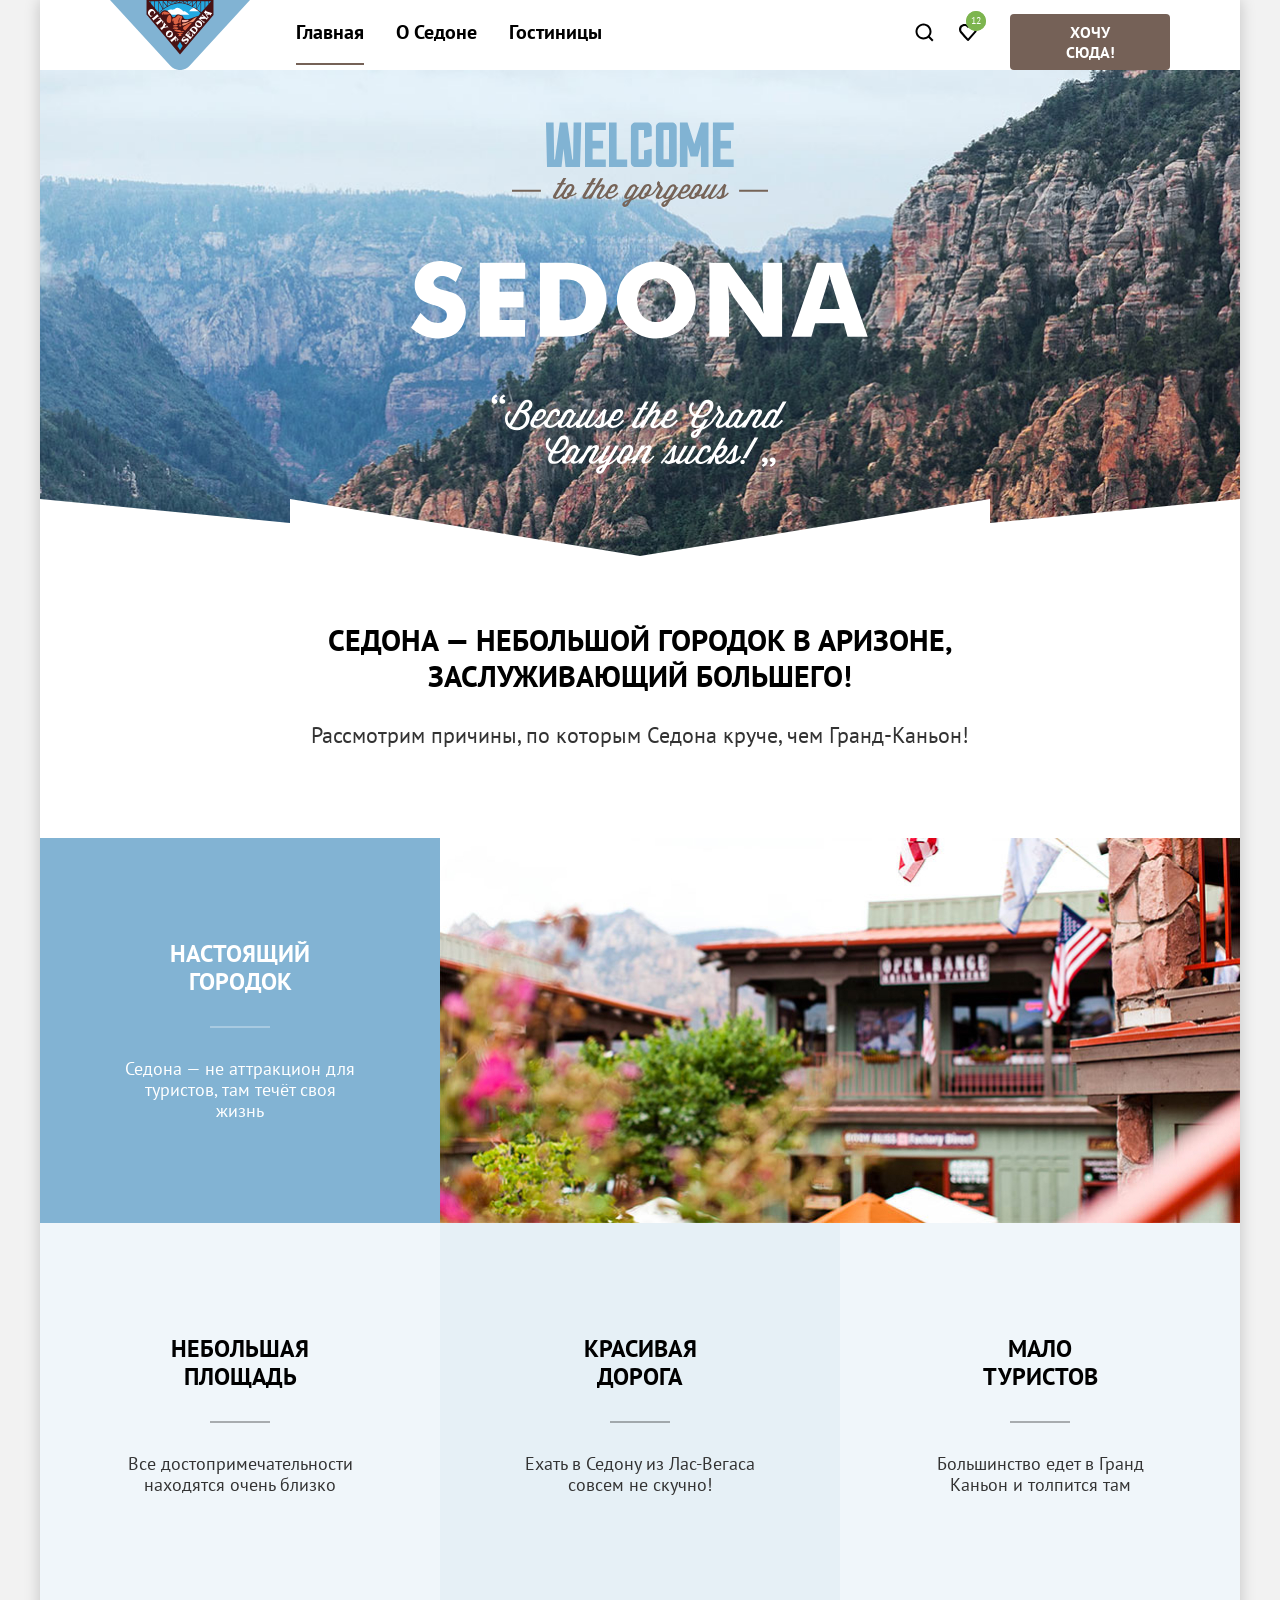
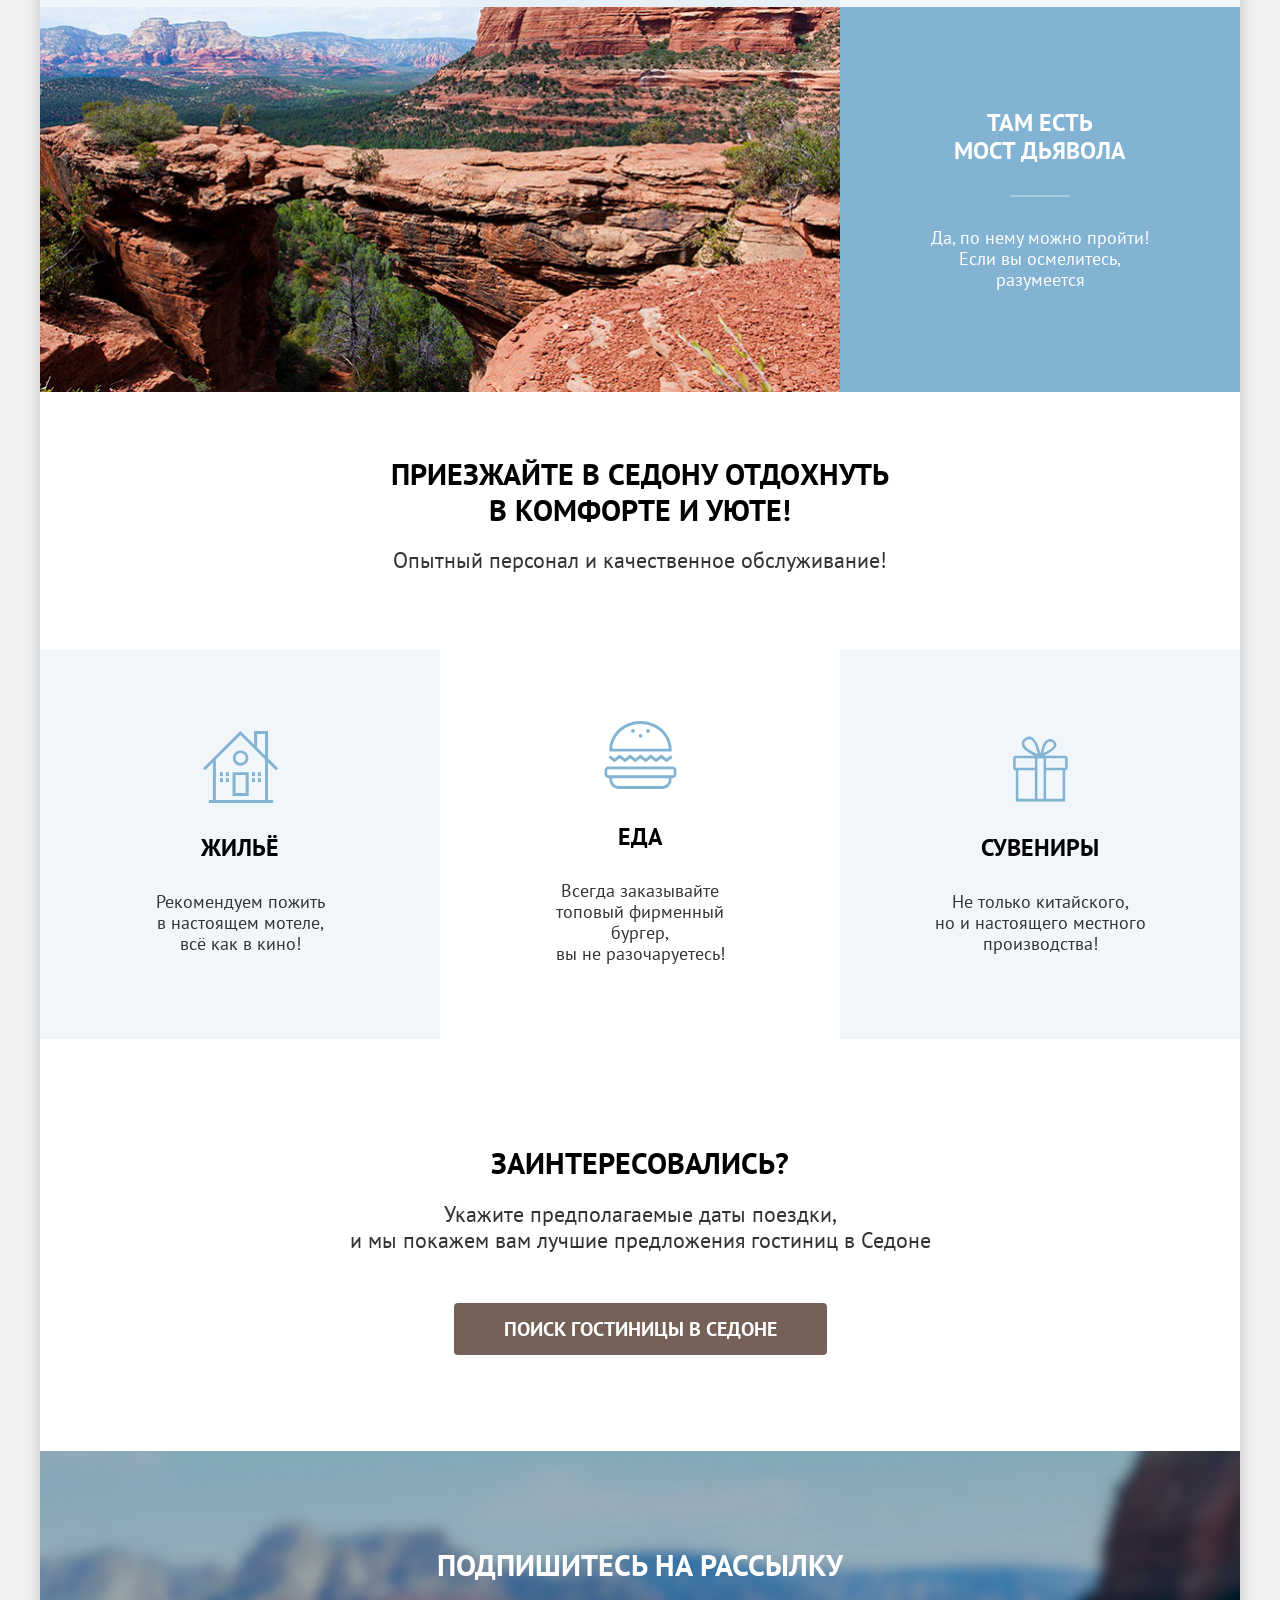
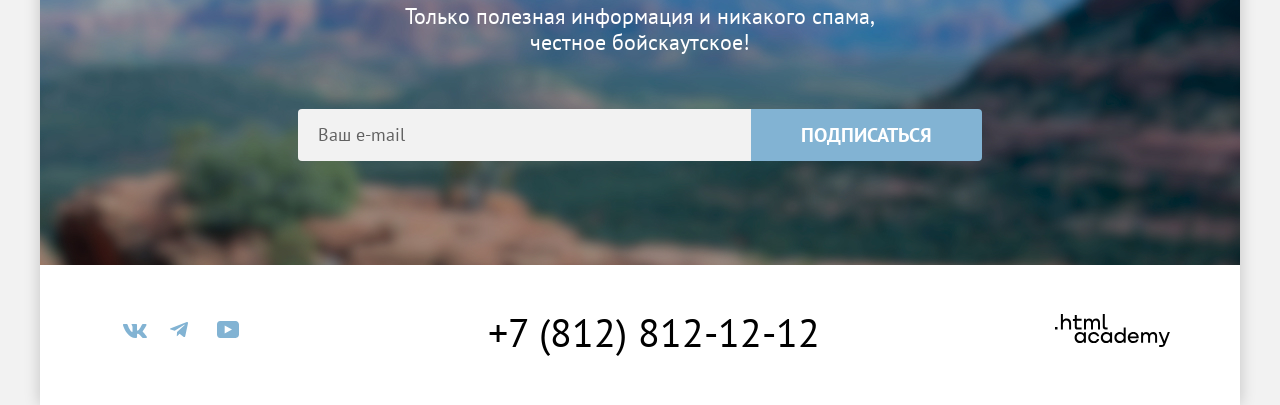
<file: index.html>
<!doctype html>
<html lang="ru">
  <head>
    <meta charset="utf-8" />
    <title>HTML Academy: Седона</title>
    <link rel="stylesheet" href="./styles/styles.css" />
    <link rel="icon" href="favicon.ico" sizes="32x32" />
    <link rel="icon" href="images/favicon.png" type="image/png" />
  </head>

  <body>
    <div class="page-container">
      <header class="page-header coll" data-test="header">
        <nav class="navigation">
          <a class="header-logo" href="index.html">
            <img class="header-logo-pic" src="images/logo/logo-sedona.svg" alt="Логотип Седона" width="138" height="64"></a>

          <ul class="navigation-list">
            <li class="navigation-item">
              <a class="navigation-link navigation-link-after" href="index.html"
                >Главная</a
              >
            </li>
            <li class="navigation-item">
              <a class="navigation-link" href="#">О Седоне</a>
            </li>
            <li class="navigation-item">
              <a class="navigation-link" href="catalog.html">Гостиницы</a>
            </li>
          </ul>
          <ul class="navigation-list navigation-user">
            <li>
              <a class="nav navigation-item-search" href="#">
                <span class="visually-hidden">Поиск</span>
              </a>
            </li>
            <li>
              <a class="nav navigation-item-favorite" href="#">
                <span class="navigation-number">12</span>
                <span class="visually-hidden">Избранное</span>
                <span class="visually-hidden">отелей</span>
              </a>
            </li>
          </ul>
        </nav>
        <a class="navigation-button" href="#">Хочу сюда!</a>
      </header>

      <!-- ГЛАВНАЯ-->
      <main class="main-index main-container" data-test="main">
        <section class="sedona-city">
          <h1 class="visually-hidden">Сайт города Седона</h1>
          <img class="background-text" src="images/icon/sedona-title.svg" width="458" height="352" alt="Welcome to the gorgeous Sedona, because the Grand Canyon sucks!"/>
        </section>

        <section class="advantages" data-test="advantages">
          <h2 class="visually-hidden">Преимущества</h2>
          <p class="advantages-title">
            Седона — небольшой городок в Аризоне,<br />
            заслуживающий большего!
          </p>
          <p class="advantages-text">
            Рассмотрим причины, по которым Седона круче, чем Гранд-Каньон!
          </p>
          <ul class="advantages-list">
            <li class="advantages-item">
              <div class="advantages-wrapper">
                <h3 class="advantages-title-sedona">Настоящий городок</h3>
                <p class="advantages-description-title">
                  Седона — не аттракцион для туристов, там течёт своя жизнь
                </p>
              </div>
              <img
                class="advantages-picture" src="images/sedona-1.jpg" width="800" height="385" alt="часть города Седона">
            </li>

            <li class="advantages-item-sedona">
              <h3 class="advantages-sedona"> Небольшая <br>площадь </h3>
              <p class="advantages-description">
                Все достопримечательности<br />находятся очень близко
              </p>
            </li>
            <li class="advantages-item-sedona">
              <h3 class="advantages-sedona">Красивая<br />дорога</h3>
              <p class="advantages-description">
                Ехать в Седону из Лас-Вегаса<br />совсем не скучно!
              </p>
            </li>

            <li class="advantages-item-sedona">
              <h3 class="advantages-sedona">Мало<br />туристов</h3>
              <p class="advantages-description">
                Большинство едет в Гранд<br />Каньон и толпится там
              </p>
            </li>

            <li class="advantages-item">
              <img
                class="advantages-picture" src="images/sedona-2.jpg" alt="фото каньона" width="800" height="385">

              <div class="advantages-wrapper">
                <h3 class="advantages-title-sedona">
                  Там есть<br>мост дьявола
                </h3>
                <p class="advantages-description-title">
                  Да, по нему можно пройти!<br>Если вы осмелитесь,<br>разумеется
                </p>
              </div>
            </li>
          </ul>
        </section>
        <section class="service" data-test="service">
          <h2 class="visually-hidden">Сервис в Седоне</h2>
          <p class= "title-call"> Приезжайте в Седону отдохнуть в комфорте и уюте!</p>
          <p class="description-call">
            Опытный персонал и качественное обслуживание!
          </p>
          <ul class="recommend-list">
            <li class="recommend-item recommend-home">
              <h3 class="recommend-item-list">Жильё</h3>
              <p class="recommend-list-list">
                Рекомендуем пожить<br />в настоящем мотеле,<br />всё как в кино!
              </p>
            </li>
            <li class="recommend-item item recommend-food">
              <h3 class="recommend-item-list">Еда</h3>
              <p class="recommend-list-list">
                Всегда заказывайте<br />топовый фирменный бургер,<br />
                вы не разочаруетесь!
              </p>
            </li>
            <li class="recommend-item recommend-gift">
              <h3 class="recommend-item-list">Сувениры</h3>
              <p class="recommend-list-list">
                Не только китайского,<br />
                но и настоящего местного<br />
                производства!
              </p>
            </li>
          </ul>
        </section>
        <section class="interested coll" data-test="interested">
          <h2 class="interested-title">Заинтересовались?</h2>
          <p class="interested-text">
            Укажите предполагаемые даты поездки,<br />и мы покажем вам лучшие
            предложения гостиниц в Седоне
          </p>
          <button
            class="button button-search"
            type="button"
            onclick="window.modal.showModal()"
          >
            Поиск гостиницы в Седоне
          </button>
        </section>

        <section class="section-mail section-mail-index" data-test="mail">
          <h2 class="mail-title">Подпишитесь на рассылку</h2>
          <p class="mail-text mail-text-index">
            Только полезная информация и никакого спама,<br />честное
            бойскаутское!
          </p>
          <form
            class="subscribe-mail"
            action="https://echo.htmlacademy.ru/"
            method="post"
          >
            <label class="visually-hidden" for="newsletter-email"
              >Введите ваш e-mail</label
            >
            <input
              class="field-email"
              placeholder="Ваш e-mail"
              type="email"
              name="newsletter-email"
              id="newsletter-email"
              required
            />
            <button class="button newsletter-button" type="submit">
              Подписаться
            </button>
          </form>
        </section>
      </main>

      <!-- ПОДВАЛ-->
<footer class="page-footer coll" data-test="footer">
        <ul class="footer-social-list">
          <li class="footer-social-item">
            <a
              class="social-footer social-footer-vk"
              href="https://vk.com/htmlacademy"
            >
              <svg
                xmlns="http://www.w3.org/2000/svg"
                aria-hidden="true"
                focusable="false"
                width="24"
                height="14"
                viewBox="0 0 24 14"
              >
                <path
                  fill-rule="evenodd"
                  d="M23.45.95c.17-.55 0-.95-.8-.95h-2.62c-.67 0-.98.35-1.14.73 0 0-1.34 3.2-3.23 5.27-.61.6-.89.8-1.22.8-.17 0-.42-.2-.42-.74V.95c0-.66-.18-.95-.74-.95H9.15c-.42 0-.67.3-.67.6 0 .61.95.76 1.05 2.5v3.8c0 .84-.16.99-.5.99-.88 0-3.05-3.21-4.33-6.89-.25-.71-.5-1-1.17-1H.9C.15 0 0 .35 0 .73c0 .68.89 4.07 4.14 8.55C6.32 12.34 9.38 14 12.16 14c1.67 0 1.88-.37 1.88-1v-2.32c0-.73.16-.88.69-.88.38 0 1.05.2 2.61 1.67C19.11 13.22 19.4 14 20.41 14h2.62c.75 0 1.13-.37.91-1.1-.24-.72-1.09-1.77-2.21-3.02-.62-.7-1.53-1.47-1.81-1.86-.4-.49-.28-.7 0-1.14 0 0 3.2-4.43 3.53-5.93"
                  clip-rule="evenodd"
                />
              </svg>
              <span class="visually-hidden">Мы вконтакте</span>
            </a>
          </li>
          <li class="footer-social-item">
            <a
              class="social-footer social-footer-tg"
              href=" https://t.me/htmlacademy"
            >
              <svg
                xmlns="http://www.w3.org/2000/svg"
                aria-hidden="true"
                focusable="false"
                width="18"
                height="16"
                viewBox="0 0 18 16"
              >
                <path
                  d="M16.79.1.84 6.25c-1.09.43-1.08 1.04-.2 1.31l4.1 1.28 9.47-5.98c.44-.27.85-.12.52.18L7.05 9.96l-.28 4.22c.41 0 .6-.19.83-.41l1.99-1.93 4.13 3.05c.77.42 1.31.2 1.5-.7l2.72-12.8c.28-1.12-.43-1.62-1.16-1.3"
                />
              </svg>
              <span class="visually-hidden">Мы в телеграм</span>
            </a>
          </li>
          <li class="footer-social_item">
            <a
              class="social-footer social-footer-yt"
              href=" https://www.youtube.com/channel/UChUxTMjJGo-JDRY8pNTGL2g"
            >
              <svg
                xmlns="http://www.w3.org/2000/svg"
                aria-hidden="true"
                focusable="false"
                width="22"
                height="17"
                viewBox="0 0 22 17"
              >
                <path
                  d="M18.6 0H3.18C1.31 0 0 1.6 0 3.4v10.1C0 15.4 1.31 17 3.17 17h15.66c1.64 0 3.17-1.6 3.17-3.4V3.4C21.78 1.6 20.47 0 18.6 0M7.67 12.54V4.46L15 8.5z"
                />
              </svg>
              <span class="visually-hidden">Мы на Ютуб</span>
            </a>
          </li>
        </ul>
        <div class="phone-wrapper">
        <a class="phone-number" href="tel:+78128121212">+7 (812) 812-12-12</a>
        </div>
        <a class="page-footer-link" href="https://htmlacademy.ru/intensive/htmlcss">
          <svg xmlns="http://www.w3.org/2000/svg" role="img" aria-label="Логотип html-academy" width="115" height="33" viewBox="0 0 115 33">
            <path d="M0 12.9v2.6h2.5v-2.6zM11.6 4.5c-1.6 0-2.8.7-3.6 1.7h-.1V0h-2v15.5h2v-5.3c0-2.1 1.3-3.6 3.3-3.6 1.8 0 2.9 1.4 2.9 3.2v5.7h2V9.4c.1-3-1.8-4.9-4.5-4.9M26.6 4.8h-4.8V1.1h-2v3.8h-1.9v2h1.9v6c0 1.7 1 2.7 2.7 2.7h4.1v-2h-3.7c-.7 0-1.1-.4-1.1-1.1V6.8h4.8zM41.1 4.6c-1.6 0-2.9.8-3.5 2.1h-.1c-.6-1.2-1.8-2.1-3.4-2.1-1.4 0-2.5.8-3.1 1.8h-.1V4.8H29v10.6h2V10c0-2 1-3.5 2.6-3.5 1.5 0 2.4 1 2.4 2.6v6.3h2V9.8c0-2.4 1.4-3.3 2.6-3.3 1.5 0 2.4 1 2.4 2.6v6.3h2V8.9c.1-2.5-1.4-4.3-3.9-4.3M47.8 12.7c0 1.7 1 2.7 2.8 2.7h2v-2h-1.7c-.7 0-1.1-.4-1.1-1.1V0h-2zM28.9 19.7c-.9-1.1-2.2-1.8-3.9-1.8-3.1 0-5.4 2.3-5.4 5.6s2.3 5.6 5.4 5.6c1.8 0 3-.8 3.8-1.9h.1v1.6h2V18.2h-2zm-3.6 7.4c-2.2 0-3.6-1.6-3.6-3.6s1.4-3.6 3.6-3.6 3.6 1.6 3.6 3.6c0 1.9-1.4 3.6-3.6 3.6M44.2 22c-.5-2.4-2.6-4.1-5.4-4.1a5.4 5.4 0 0 0-5.6 5.6c0 3.1 2.2 5.6 5.6 5.6 2.8 0 4.9-1.8 5.4-4.2h-2.1a3.4 3.4 0 0 1-3.3 2.3c-2.2 0-3.6-1.6-3.6-3.6s1.4-3.6 3.6-3.6c1.6 0 2.8 1 3.3 2.2h2.1zM55.1 19.7c-.9-1.1-2.2-1.8-3.9-1.8-3.1 0-5.4 2.3-5.4 5.6s2.3 5.6 5.4 5.6c1.8 0 3-.8 3.8-1.9h.1v1.6h2V18.2h-2zm-3.6 7.4c-2.2 0-3.6-1.6-3.6-3.6s1.4-3.6 3.6-3.6 3.6 1.6 3.6 3.6c0 1.9-1.5 3.6-3.6 3.6M68.7 19.8c-.9-1.1-2.2-1.9-3.9-1.9-3.1 0-5.4 2.3-5.4 5.6s2.2 5.6 5.4 5.6c1.7 0 3-.8 3.8-1.8h.1v1.5h2V13.4h-2zm-3.6 7.3c-2.2 0-3.6-1.6-3.6-3.6s1.4-3.6 3.6-3.6 3.6 1.6 3.6 3.6c-.1 2-1.5 3.6-3.6 3.6M78.3 17.9c-3.3 0-5.5 2.5-5.5 5.6 0 3 2.1 5.6 5.5 5.6 2.5 0 4.5-1.3 5.2-3.6h-2.1c-.5 1-1.6 1.6-3 1.6-1.9 0-3.3-1.3-3.4-2.9h8.8c.2-3.6-2-6.3-5.5-6.3m0 1.9c1.7 0 3 1 3.3 2.6h-6.5c.3-1.5 1.5-2.6 3.2-2.6M98.2 17.9c-1.6 0-2.9.8-3.6 2h-.1c-.6-1.2-1.8-2-3.4-2-1.4 0-2.5.7-3.1 1.8v-1.5h-1.9v10.6h2v-5.4c0-2 1-3.4 2.6-3.5 1.5 0 2.4 1 2.4 2.6v6.3h2v-5.6c0-2.4 1.4-3.3 2.6-3.3 1.5 0 2.4 1 2.4 2.6v6.3h2v-6.5c.1-2.6-1.4-4.4-3.9-4.4M109.4 27l-3.6-8.9h-2.2l4.8 11.6c-.3.9-.7 1.2-1.7 1.2h-2.5v2h2.5c1.8 0 2.8-.8 3.5-2.6l4.7-12.2h-2.1z"/>
          </svg>
        </a>
      </footer>
    </div>
    <!-- Модельное окно -->

    <dialog
      class="modal-dialog"
      data-test="modal"
      id="modal"
      aria-labelledby="modal-name"
    >
      <header class="modal-header">
        <h2 class="modal-title" id="modal-name">Поиск гостинницы в Седоне</h2>
        <button
          class="modal-close-button"
          type="button"
          onclick="window.modal.close()"
        >
          <span class="visually-hidden">Закрыть</span>
        </button>
      </header>

      <form
        class="modal-form form"
        action="https://echo.htmlacademy.ru/"
        method="post"
      >
        <div class="modal-date">
          <label class="modal-label-text" for="check-in-date"
            >Дата заезда:</label
          >
          <input
            class="modal-input modal-input-date"
            type="text"
            id="check-in-date"
            name="check-in-date"
            value="27 апреля 2020"
            placeholder="Укажите дату"
            required
          />
          <p class="message error-message">
            Мы не можем отправить вас в прошлое.
          </p>
        </div>

        <div class="modal-date">
          <label class="modal-label-text" for="check-out-date"
            >Дата выезда:</label
          >
          <input
            class="modal-input modal-input-date"
            type="text"
            id="check-out-date"
            name="check-out-date"
            value="1 сентября 2023"
            placeholder="Укажите дату"
            required
          />
          <p class="message">На эти даты есть свободные номера.Пока есть.</p>
        </div>

        <div class="modal-people">
          <div class="modal-label">
            <label class="modal-label-text modal-text" for="adults-count"
              >Взрослые:</label
            >
            <button
              type="button"
              class="modal-counter-button modal-counter-min"
            >
              <span class="visually-hidden">Уменьшить количество гостей</span>
            </button>
            <input
              class="modal-input modal-input-counter modal-input-people"
              type="number"
              name="adults-count"
              id="adults-count"
              value="2"
              min="1"
              max="99"
              required
            />
            <button
              type="button"
              class="modal-counter-button modal-counter-plus"
            >
              <span class="visually-hidden">Увеличить количество гостей</span>
            </button>
          </div>

          <div class="modal-label modal-kids">
            <label class="modal-label-text text-kids" for="kids-count"
              >Дети:</label
            >
            <div class="modal-label">
              <button
                class="tooltip-button"
                type="button"
                aria-labelledby="tooltip-label"
              ></button>
              <span class="info-text" role="tooltip" id="tooltip-label"
                >Укажите количество детей, которые будут c вами, возраст которых
                от 6 до 18 лет. Дети до 6 лет размещаются бесплатно.</span
              >
            </div>
            <div class="modal-label">
              <button
                type="button"
                class="modal-counter-button modal-counter-min"
              >
                <span class="visually-hidden">Уменьшить количество детей</span>
              </button>
              <input
                class="modal-input modal-input-counter modal-input-people"
                type="number"
                name="kids-count"
                id="kids-count"
                value="2"
                min="0"
                max="99"
                required
              />
              <button
                type="button"
                class="modal-counter-button modal-counter-plus"
              >
                <span class="visually-hidden">Увеличить количество детей</span>
              </button>
            </div>
          </div>
        </div>

        <button class="find-button" type="submit">Найти</button>
      </form>
    </dialog>
  </body>
</html>
</file>
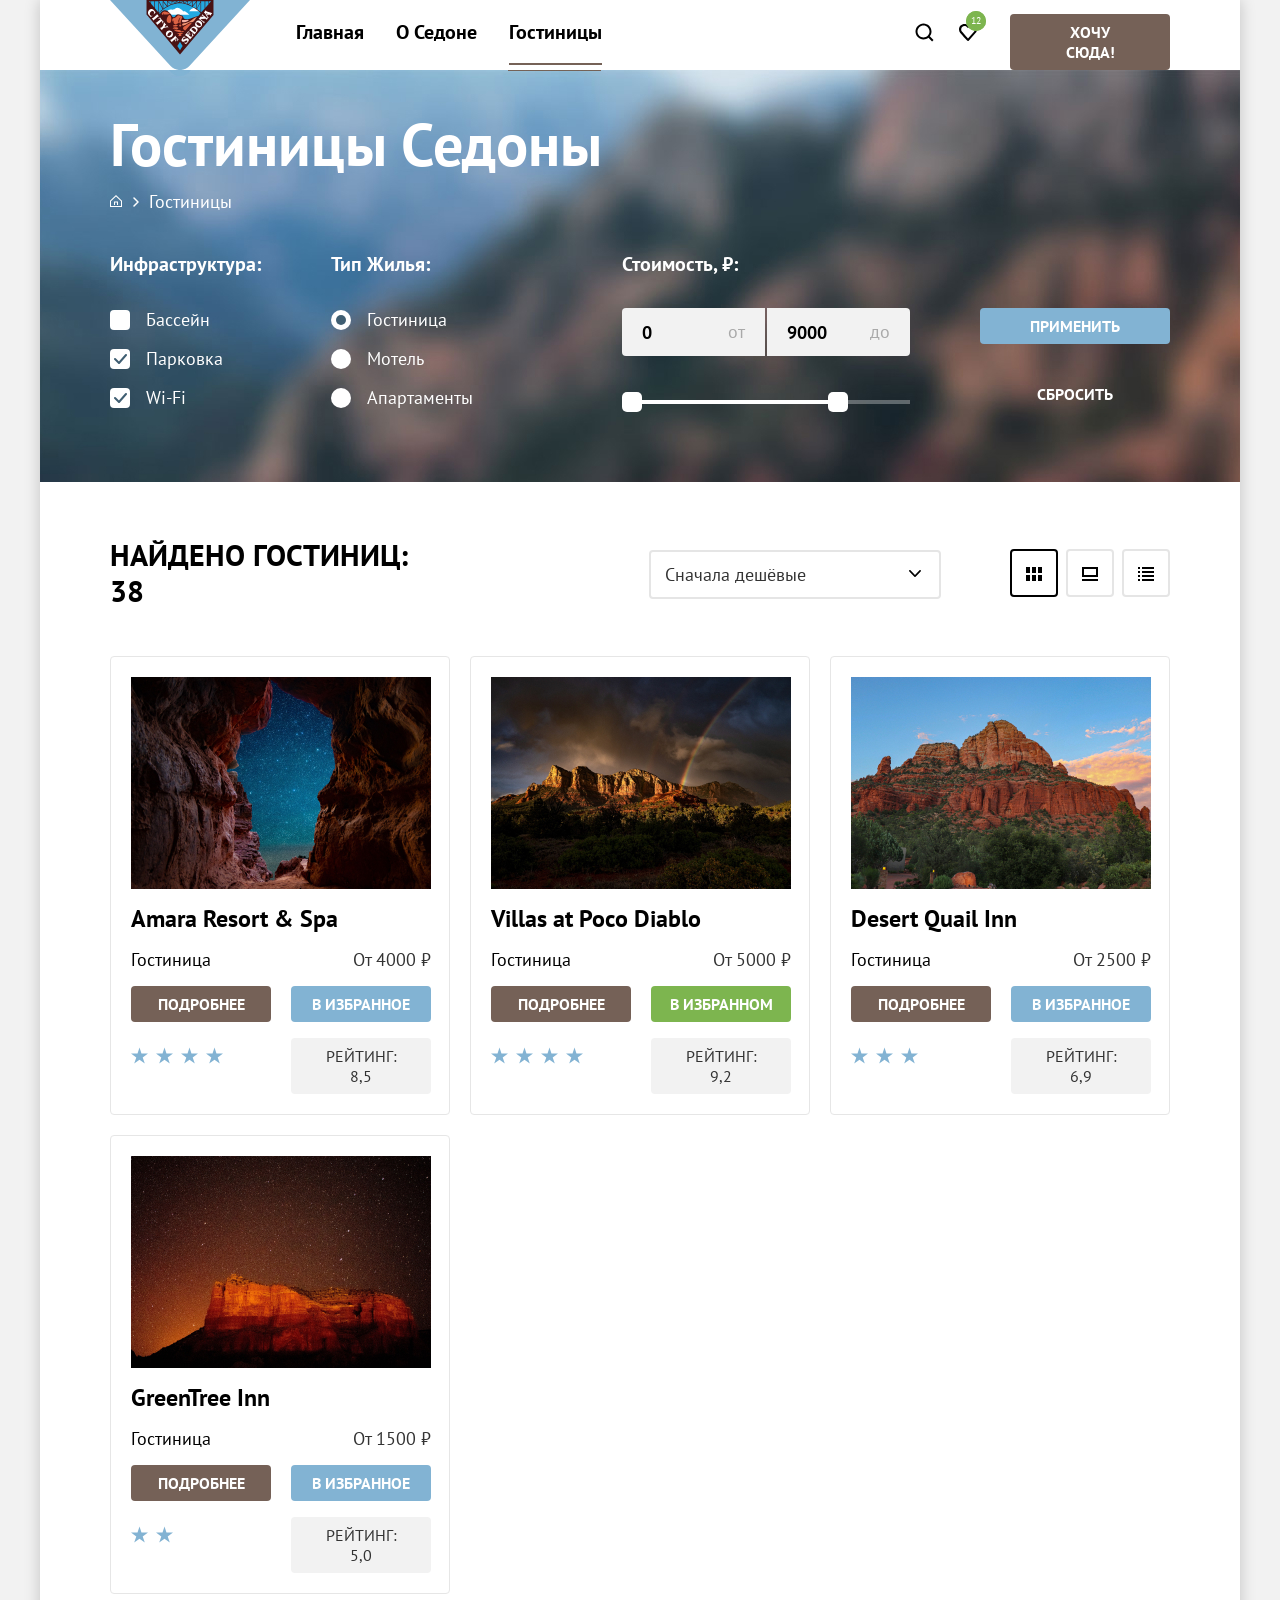
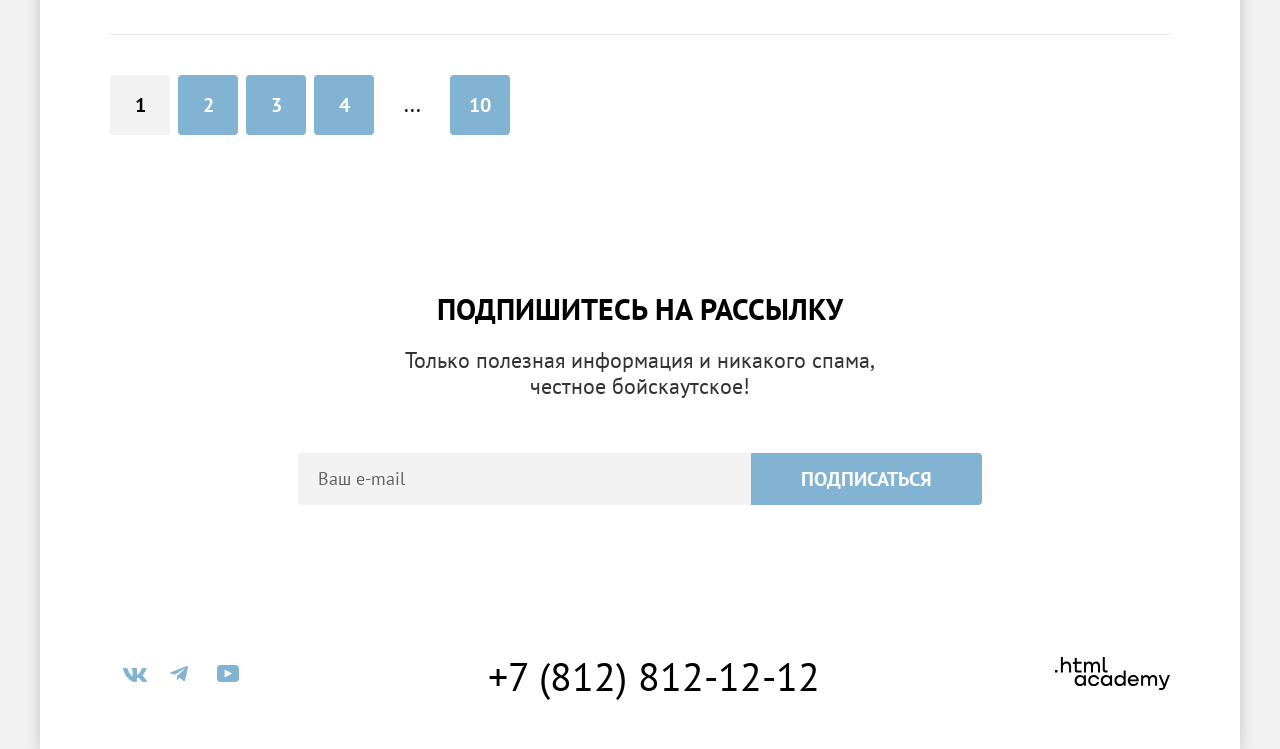
<file: catalog.html>
<!doctype html>
<html lang="ru">
  <head>
    <meta charset="utf-8" />
    <title>HTML Academy: Седона</title>
    <link rel="stylesheet" href="./styles/styles.css" />
    <link rel="icon" href="favicon.ico" sizes="32x32" />
    <link rel="icon" href="images/favicon.png" type="image/png" />
  </head>

  <body>
    <!-- Шапка -->

    <div class="page-container">
      <header class="page-header coll" data-test="header">
        <nav class="navigation">
          <a class="header-logo" href="index.html">
            <img
              class="header-logo-pic"
              src="images/logo/logo-sedona.svg"
              alt="Логотип Седона"
              width="138"
              height="64"
          /></a>
          <ul class="navigation-list">
            <li class="navigation-item">
              <a class="navigation-link" href="index.html">Главная</a>
            </li>
            <li class="navigation-item">
              <a class="navigation-link" href="#">О Седоне</a>
            </li>
            <li class="navigation-item">
              <a
                class="navigation-link navigation-link-after"
                href="catalog.html"
                >Гостиницы</a
              >
            </li>
          </ul>
          <ul class="navigation-list navigation-user">
            <li>
              <a class="nav navigation-item-search" href="#">
                <span class="visually-hidden">Поиск</span>
              </a>
            </li>
            <li>
              <a class="nav navigation-item-favorite" href="#">
                <span class="navigation-number">12</span>
                <span class="visually-hidden">Избранное</span>
                <span class="visually-hidden">отелей</span>
              </a>
            </li>
          </ul>
        </nav>
        <a class="navigation-button" href="#">Хочу сюда!</a>
      </header>
      <main class="main container main-index" data-test="main">
        <div class="page-container-catalog">
          <section class="inner-section">
            <h1 class="inner-header-title">Гостиницы Седоны</h1>
            <ol class="breadcrumbs">
              <li class="breadcrumbs-item">
                <a class="breadcrumbs-link" href="index.html">
                  <span class="visually-hidden">Главная</span>
                </a>
              </li>
              <li class="breadcrumbs-item">
                <a class="breadcrumbs-link-main">Гостиницы</a>
              </li>
            </ol>
          </section>

          <section class="catalog-product-filter" data-test="filter">
            <h2 class="visually-hidden">Параметры выбора</h2>

            <form
              class="catalog-filter"
              action="https://echo.htmlacademy.ru/"
              method="get"
            >
              <fieldset class="catalog-filter-group">
                <legend class="catalog-filter-title">Инфраструктура:</legend>
                <ul class="catalog-products-list catalog-filter-list">
                  <li class="catalog-item">
                    <label class="control" for="pool">Бассейн
                    <input
                      class="input-checkbox"
                      type="checkbox"
                      name="pool"
                      id="pool"></label>

                  </li>
                  <li class="catalog-item">
                    <label class="control" for="parking">Парковка
                    <input
                      class="input-checkbox"
                      type="checkbox"
                      name="parking"
                      id="parking"
                      checked></label>
                  </li>
                  <li class="catalog-item">
                    <label class="control" for="wi-fi">Wi-Fi
                     <input
                      class="input-checkbox"
                      type="checkbox"
                      name="wi-fi"
                      id="wi-fi"
                      checked> </label>
                  </li>
                </ul>
              </fieldset>
              <fieldset class="catalog-filter-group catalog-filter-right">
                <legend class="catalog-filter-title">Тип Жилья:</legend>
                <ul class="catalog-products-list">
                  <li class="catalog-item">
                     <label class="control" for="hotel">Гостиница
                     <input
                      class="input-radio"
                      type="radio"
                      name="booking-type"
                      value="hotel"
                      id="hotel"
                      checked>
</label>
                  </li>
                  <li class="catalog-item">
                    <label class="control" for="motel">Мотель
                    <input
                      class="input-radio"
                      type="radio"
                      name="booking-type"
                      value="motel"
                      id="motel">
</label>
                  </li>
                  <li class="catalog-item">
                     <label class="control" for="appartments">Апартаменты
                     <input
                      class="input-radio"
                      type="radio"
                      name="booking-type"
                      value="appartments"
                      id="appartments"> </label>
                  </li>
                </ul>
              </fieldset>

              <fieldset class="catalog-filter-group">
                <legend class="catalog-filter-title">Стоимость, ₽:</legend>
                <div class="inputs-price-container">
                  <div class="range-input">
                    <label for="min-price" class="range-label">от</label>
                    <input
                      class="field-price price-left"
                      name="min-price"
                      id="min-price"
                      type="number"
                      value="0">
                  </div>
                  <div class="range-input">
                    <label for="max-price" class="range-label">до</label>
                    <input
                      class="field-price price-right"
                      name="max-price"
                      id="max-price"
                      type="number"
                      value="9000">
                  </div>
                </div>
                <div class="range-scale">
                  <div class="range-bar">
                    <button class="range-toggle price-toggle-min" type="button">
                      <span class="visually-hidden"
                        >Поменять минимальную цену</span
                      >
                    </button>
                    <button class="range-toggle price-toggle-max" type="button">
                      <span class="visually-hidden"
                        >Поменять максимальную цену</span
                      >
                    </button>
                  </div>
                </div>
              </fieldset>
              <div class="catalog-button-container">
                <button class="button catalog-submit-btn" type="submit">
                  Применить
                </button>
                <button class="button catalog-reset-btn" type="reset">
                  Сбросить
                </button>
              </div>
            </form>
          </section>
        </div>
        <!-- Поле выбора по критериями -->

        <section class="catalog-product coll" data-test="catalog">
          <div class="sorting-container">
            <h2 class="catalog-search">Найдено гостиниц:<span> 38</span></h2>
            <select class="select-control" aria-label="Сортировка">
              <option value="cheap">Сначала дешёвые</option>
              <option value="popular">Сначала популярные</option>
              <option value="expensive">Сначала дорогие</option>
            </select>
            <a
              class="card-grid-toggle card-grid-toggle-active"
              href="catalog.html?view=tile"
            >
              <svg
                xmlns="http://www.w3.org/2000/svg"
                width="16"
                height="14"
                fill="none"
                viewBox="0 0 16 14"
              >
                <path
                  fill="#000"
                  d="M4 0H0v6h4zM16 0h-4v6h4zM10 0H6v6h4zM4 8H0v6h4zM16 8h-4v6h4zM10 8H6v6h4z"
                />
              </svg>
              <span class="visually-hidden">Показать плитку</span>
            </a>

            <a class="card-grid-toggle" href="catalog.html?view=card">
              <svg
                xmlns="http://www.w3.org/2000/svg"
                width="16"
                height="14"
                fill="none"
                viewBox="0 0 16 14"
              >
                <path fill="#000" d="M16 12H0v2h16zM14 2v6H2V2zm2-2H0v10h16z" />
              </svg>
              <span class="visually-hidden">Показать плитку</span>
            </a>
            <a class="card-grid-toggle" href="catalog.html?view=list">
              <svg
                xmlns="http://www.w3.org/2000/svg"
                width="16"
                height="14"
                fill="none"
                viewBox="0 0 16 14"
              >
                <path
                  fill="#000"
                  d="M2 0H0v2h2zM16 0H4v2h12zM2 4H0v2h2zM16 4H4v2h12zM2 8H0v2h2zM16 8H4v2h12zM2 12H0v2h2zM16 12H4v2h12z"
                />
              </svg>
              <span class="visually-hidden">Показать список</span>
            </a>
          </div>
        </section>
        <section class="product-card-list coll">
          <ul class="product-list">
            <li class="product-card">
              <a class="product-card-link" href="#">
                <h3 class="product-card-title">Amara Resort & Spa</h3>
              </a>
              <a class="card-img">
                <img
                  class="product-card-image"
                  src="images/catalog-hotel/hotel-1.jpg"
                  alt="Звездное небо"
                  width="300"
                  height="212"
                />
              </a>
              <p class="product-card-name">Гостиница</p>
              <b class="hotel-price-value-wrapper"> От 4000 ₽</b>
              <a class="button hotel-details-button" href="#"> Подробнее </a>
              <button class="button hotel-add-favorites" type="button">
                В избранное
              </button>
              <span class="rating-stars rating-stars-4">
                <span class="visually-hidden"> 4 звезды </span>
              </span>
              <p class="rating">Рейтинг: 8,5</p>
            </li>
            <li class="product-card">
              <a class="product-card-link" href="#">
                <h3 class="product-card-title">Villas at Poco Diablo</h3>
              </a>
              <a class="card-img" href="#">
                <img
                  class="product-card-image"
                  src="images/catalog-hotel/hotel-2.jpg"
                  alt="радуга над горами"
                  width="300"
                  height="212"
                />
              </a>
              <p class="product-card-name">Гостиница</p>
              <b class="hotel-price-value-wrapper"> От 5000 ₽</b>
              <a class="button hotel-details-button" href="#"> Подробнее </a>
              <button
                class="button hotel-add-favorites hotel-add-favorites-checked"
                type="button"
              >
                В избранном
              </button>
              <span class="rating-stars rating-stars-4">
                <span class="visually-hidden"> 4 звезды </span>
              </span>
              <p class="rating">Рейтинг: 9,2</p>
            </li>
            <li class="product-card">
              <a class="product-card-link" href="#">
                <h3 class="product-card-title">Desert Quail Inn</h3>
              </a>
              <a class="card-img" href="#">
                <img
                  class="product-card-image"
                  src="images/catalog-hotel/hotel-3.jpg"
                  alt="Пустыня"
                  width="300"
                  height="212"
                />
              </a>
              <p class="product-card-name">Гостиница</p>
              <b class="hotel-price-value-wrapper">От 2500 ₽</b>
              <a class="button hotel-details-button" href="#"> Подробнее </a>
              <button class="button hotel-add-favorites" type="button">
                В избранное
              </button>
              <span class="rating-stars rating-stars-3">
                <span class="visually-hidden"> 3 звезды </span>
              </span>
              <p class="rating">Рейтинг: 6,9</p>
            </li>
            <li class="product-card">
              <a class="product-card-link" href="#">
                <h3 class="product-card-title">GreenTree Inn</h3>
              </a>
              <a class="card-img" href="#">
                <img
                  class="product-card-image"
                  src="images/catalog-hotel/hotel-4.jpg"
                  alt="Гора"
                  width="300"
                  height="212"
                />
              </a>
              <p class="product-card-name">Гостиница</p>
              <b class="hotel-price-value-wrapper">От 1500 ₽</b>
              <a class="button hotel-details-button" href="#"> Подробнее </a>
              <button class="button hotel-add-favorites" type="button">
                В избранное
              </button>
              <span class="rating-stars rating-stars-2">
                <span class="visually-hidden">2 звезды</span>
              </span>
              <p class="rating">Рейтинг: 5,0</p>
            </li>
          </ul>
          <ul class="pagination">
            <li class="pagination-item">
              <a class="pagination-link pagination-link-current" href="#">1</a>
            </li>
            <li class="pagination-item">
              <a class="pagination-link" href="#">2</a>
            </li>
            <li class="pagination-item">
              <a class="pagination-link" href="#">3</a>
            </li>
            <li class="pagination-item">
              <a class="pagination-link" href="#">4</a>
            </li>
            <li class="pagination-item pagination-dot">
              <span>...</span>
            </li>
            <li class="pagination-item">
              <a class="pagination-link" href="#">10</a>
            </li>
          </ul>
        </section>

        <section class="section-mail coll" data-test="mail">
          <h2 class="mail-title">Подпишитесь на рассылку</h2>
          <p class="mail-text">
            Только полезная информация и никакого спама,<br>честное бойскаутское!
          </p>
          <form
            class="subscribe-mail"
            action="https://echo.htmlacademy.ru/"
            method="post"
          >
            <label class="visually-hidden" for="newsletter-email"
              >Введите ваш e-mail</label
            >
            <input
              class="field-email"
              placeholder="Ваш e-mail"
              type="email"
              name="newsletter-email"
              id="newsletter-email"
              required
            />
            <button class="button newsletter-button" type="submit">
              Подписаться
            </button>
          </form>
        </section>
      </main>

       <!-- ПОДВАЛ-->
<footer class="page-footer coll" data-test="footer">
        <ul class="footer-social-list">
          <li class="footer-social-item">
            <a
              class="social-footer social-footer-vk"
              href="https://vk.com/htmlacademy"
            >
              <svg
                xmlns="http://www.w3.org/2000/svg"
                aria-hidden="true"
                focusable="false"
                width="24"
                height="14"
                viewBox="0 0 24 14"
              >
                <path
                  fill-rule="evenodd"
                  d="M23.45.95c.17-.55 0-.95-.8-.95h-2.62c-.67 0-.98.35-1.14.73 0 0-1.34 3.2-3.23 5.27-.61.6-.89.8-1.22.8-.17 0-.42-.2-.42-.74V.95c0-.66-.18-.95-.74-.95H9.15c-.42 0-.67.3-.67.6 0 .61.95.76 1.05 2.5v3.8c0 .84-.16.99-.5.99-.88 0-3.05-3.21-4.33-6.89-.25-.71-.5-1-1.17-1H.9C.15 0 0 .35 0 .73c0 .68.89 4.07 4.14 8.55C6.32 12.34 9.38 14 12.16 14c1.67 0 1.88-.37 1.88-1v-2.32c0-.73.16-.88.69-.88.38 0 1.05.2 2.61 1.67C19.11 13.22 19.4 14 20.41 14h2.62c.75 0 1.13-.37.91-1.1-.24-.72-1.09-1.77-2.21-3.02-.62-.7-1.53-1.47-1.81-1.86-.4-.49-.28-.7 0-1.14 0 0 3.2-4.43 3.53-5.93"
                  clip-rule="evenodd"
                />
              </svg>
              <span class="visually-hidden">Мы вконтакте</span>
            </a>
          </li>
          <li class="footer-social-item">
            <a
              class="social-footer social-footer-tg"
              href=" https://t.me/htmlacademy"
            >
              <svg
                xmlns="http://www.w3.org/2000/svg"
                aria-hidden="true"
                focusable="false"
                width="18"
                height="16"
                viewBox="0 0 18 16"
              >
                <path
                  d="M16.79.1.84 6.25c-1.09.43-1.08 1.04-.2 1.31l4.1 1.28 9.47-5.98c.44-.27.85-.12.52.18L7.05 9.96l-.28 4.22c.41 0 .6-.19.83-.41l1.99-1.93 4.13 3.05c.77.42 1.31.2 1.5-.7l2.72-12.8c.28-1.12-.43-1.62-1.16-1.3"
                />
              </svg>
              <span class="visually-hidden">Мы в телеграм</span>
            </a>
          </li>
          <li class="footer-social_item">
            <a
              class="social-footer social-footer-yt"
              href=" https://www.youtube.com/channel/UChUxTMjJGo-JDRY8pNTGL2g"
            >
              <svg
                xmlns="http://www.w3.org/2000/svg"
                aria-hidden="true"
                focusable="false"
                width="22"
                height="17"
                viewBox="0 0 22 17">
                <path d="M18.6 0H3.18C1.31 0 0 1.6 0 3.4v10.1C0 15.4 1.31 17 3.17 17h15.66c1.64 0 3.17-1.6 3.17-3.4V3.4C21.78 1.6 20.47 0 18.6 0M7.67 12.54V4.46L15 8.5z"
                />
              </svg>
              <span class="visually-hidden">Мы на Ютуб</span>
            </a>
          </li>
        </ul>
        <div class="phone-wrapper">
        <a class="phone-number" href="tel:+78128121212">+7 (812) 812-12-12</a>
        </div>
        <a class="page-footer-link" href="https://htmlacademy.ru/intensive/htmlcss">
          <svg xmlns="http://www.w3.org/2000/svg" role="img" aria-label="Логотип html-academy" width="115" height="33" viewBox="0 0 115 33">
            <path d="M0 12.9v2.6h2.5v-2.6zM11.6 4.5c-1.6 0-2.8.7-3.6 1.7h-.1V0h-2v15.5h2v-5.3c0-2.1 1.3-3.6 3.3-3.6 1.8 0 2.9 1.4 2.9 3.2v5.7h2V9.4c.1-3-1.8-4.9-4.5-4.9M26.6 4.8h-4.8V1.1h-2v3.8h-1.9v2h1.9v6c0 1.7 1 2.7 2.7 2.7h4.1v-2h-3.7c-.7 0-1.1-.4-1.1-1.1V6.8h4.8zM41.1 4.6c-1.6 0-2.9.8-3.5 2.1h-.1c-.6-1.2-1.8-2.1-3.4-2.1-1.4 0-2.5.8-3.1 1.8h-.1V4.8H29v10.6h2V10c0-2 1-3.5 2.6-3.5 1.5 0 2.4 1 2.4 2.6v6.3h2V9.8c0-2.4 1.4-3.3 2.6-3.3 1.5 0 2.4 1 2.4 2.6v6.3h2V8.9c.1-2.5-1.4-4.3-3.9-4.3M47.8 12.7c0 1.7 1 2.7 2.8 2.7h2v-2h-1.7c-.7 0-1.1-.4-1.1-1.1V0h-2zM28.9 19.7c-.9-1.1-2.2-1.8-3.9-1.8-3.1 0-5.4 2.3-5.4 5.6s2.3 5.6 5.4 5.6c1.8 0 3-.8 3.8-1.9h.1v1.6h2V18.2h-2zm-3.6 7.4c-2.2 0-3.6-1.6-3.6-3.6s1.4-3.6 3.6-3.6 3.6 1.6 3.6 3.6c0 1.9-1.4 3.6-3.6 3.6M44.2 22c-.5-2.4-2.6-4.1-5.4-4.1a5.4 5.4 0 0 0-5.6 5.6c0 3.1 2.2 5.6 5.6 5.6 2.8 0 4.9-1.8 5.4-4.2h-2.1a3.4 3.4 0 0 1-3.3 2.3c-2.2 0-3.6-1.6-3.6-3.6s1.4-3.6 3.6-3.6c1.6 0 2.8 1 3.3 2.2h2.1zM55.1 19.7c-.9-1.1-2.2-1.8-3.9-1.8-3.1 0-5.4 2.3-5.4 5.6s2.3 5.6 5.4 5.6c1.8 0 3-.8 3.8-1.9h.1v1.6h2V18.2h-2zm-3.6 7.4c-2.2 0-3.6-1.6-3.6-3.6s1.4-3.6 3.6-3.6 3.6 1.6 3.6 3.6c0 1.9-1.5 3.6-3.6 3.6M68.7 19.8c-.9-1.1-2.2-1.9-3.9-1.9-3.1 0-5.4 2.3-5.4 5.6s2.2 5.6 5.4 5.6c1.7 0 3-.8 3.8-1.8h.1v1.5h2V13.4h-2zm-3.6 7.3c-2.2 0-3.6-1.6-3.6-3.6s1.4-3.6 3.6-3.6 3.6 1.6 3.6 3.6c-.1 2-1.5 3.6-3.6 3.6M78.3 17.9c-3.3 0-5.5 2.5-5.5 5.6 0 3 2.1 5.6 5.5 5.6 2.5 0 4.5-1.3 5.2-3.6h-2.1c-.5 1-1.6 1.6-3 1.6-1.9 0-3.3-1.3-3.4-2.9h8.8c.2-3.6-2-6.3-5.5-6.3m0 1.9c1.7 0 3 1 3.3 2.6h-6.5c.3-1.5 1.5-2.6 3.2-2.6M98.2 17.9c-1.6 0-2.9.8-3.6 2h-.1c-.6-1.2-1.8-2-3.4-2-1.4 0-2.5.7-3.1 1.8v-1.5h-1.9v10.6h2v-5.4c0-2 1-3.4 2.6-3.5 1.5 0 2.4 1 2.4 2.6v6.3h2v-5.6c0-2.4 1.4-3.3 2.6-3.3 1.5 0 2.4 1 2.4 2.6v6.3h2v-6.5c.1-2.6-1.4-4.4-3.9-4.4M109.4 27l-3.6-8.9h-2.2l4.8 11.6c-.3.9-.7 1.2-1.7 1.2h-2.5v2h2.5c1.8 0 2.8-.8 3.5-2.6l4.7-12.2h-2.1z">
          </path>
          </svg>
        </a>
      </footer>
    </div>
  </body>
</html>
</file>
<file: styles/styles.css>
@font-face {
  font-family: "PT Sans";
  font-style: normal;
  font-weight: 400;
  src: url("../fonts/ptsans-400.woff2") format("woff2");
  font-display: swap;
}

@font-face {
  font-family: "PT Sans";
  font-style: normal;
  font-weight: 700;
  src: url("../fonts/ptsans-700.woff2") format("woff2");
  font-display: swap;
}

html {
  height: 100%;
}

body {
  margin: 0;
  min-height: 100%;
  min-width: 100%;
  font-family: "PT Sans", sans-serif;
  font-size: 18px;
  line-height: 21px;
  color: #000000;
  background-color: #f2f2f2;
}

*,
*::before,
*::after {
  box-sizing: border-box;
}

.visually-hidden {
  position: absolute;
  width: 1px;
  height: 1px;
  margin: -1px;
  padding: 0;
  border: 0;
  clip: rect(0 0 0 0);
  overflow: hidden;
}

.coll {
  padding-right: 70px;
  padding-left: 70px;
}

.button {
  display: block;
  font-family: "PT Sans", sans-serif;
  font-weight: 700;
  color: #ffffff;
  text-decoration: none;
  text-transform: uppercase;
  border: none;
  border-radius: 4px;
  cursor: pointer;
}

.page-container {
  display: flex;
  flex-direction: column;
  width: 1200px;
  min-height: 100%;
  margin: 0 auto;
  background-color: #ffffff;
  box-shadow: 0 0 15px 0 rgba(0, 0, 0, 0.2);
}

.main-container .main-index {
  color: #ffffff;
  flex-grow: 1;
  display: flex;
  margin: 0 auto;
  width: 1200px;
}

.page-header {
  color: #000000;
  background: #ffffff;
  display: flex;
  width: 100%;
  align-items: flex-start;
}

.page-header a {
  text-decoration: none;
}

.header-logo {
  display: block;
  margin-right: 30px;
  height: 64px;
}

.header-logo-pic {
  position: relative;
  display: block;
  width: 140px;
  height: 70px;
  object-fit: contain;
}

.background-text {
  display: block;
  width: 458px;
  height: 352px;
  margin: 0 auto;
}

/*навигация*/

.navigation {
  display: flex;
  margin: 0;
  padding: 0;
  width: 880px;
}

.navigation-list {
  display: flex;
  flex-wrap: wrap;
  max-width: 600px;
  margin: 0;
  padding: 0;
  list-style: none;
}

.navigation-list .navigation-user {
  min-width: 20px;
  min-height: 20px;
  padding: 22px 12px;
  background-repeat: no-repeat;
  background-position: center;
}

.navigation-user {
  max-width: 180px;
  margin-left: auto;
}

.navigation-link {
  position: relative;
  display: block;
  font-size: 20px;
  line-height: 24px;
  font-weight: 700;
  color: #000000;
  text-align: center;
  text-decoration: none;
  padding: 20px 16px;
}

.navigation-link-after::after {
  position: absolute;
  content: "";
  height: 2px;
  left: 16px;
  right: 16px;
  bottom: -1px;
  background-color: #756257;
}

.navigation-icon {
  position: absolute;
  top: 0;
  right: 0;
  bottom: 0;
  left: 0;
  margin: auto;
  fill: #dbdbdb;
}

.nav {
  display: block;
  width: 44px;
  height: 64px;
  margin-right: auto;
}

.navigation-item-search {
  background-image: url("../images/icon/search.svg");
  background-repeat: no-repeat;
  background-position: center;
}

.navigation-item-favorite {
  display: block;
  background-image: url("../images/icon/favorites.svg");
  background-repeat: no-repeat;
  background-position: center;
}

.navigation-number {
  display: flex;
  justify-content: center;
  align-items: center;
  position: absolute;
  margin: 11px 4px 33px 20px;
  text-align: center;
  background-color: #7db54f;
  border-radius: 10px;
  font-size: 10px;
  line-height: 10px;
  min-width: 20px;
  min-height: 20px;
  color: #ffffff;
}

.navigation-button {
  display: block;
  font-family: "PT Sans", sans-serif;
  background-color: #756157;
  color: #ffffff;
  text-decoration: none;
  font-size: 16px;
  line-height: 20px;
  text-align: center;
  font-weight: 700;
  text-transform: uppercase;
  width: 160px;
  padding: 8px 34px;
  border-radius: 4px;
  margin-left: auto;
  margin-top: 14px;
}

.navigation-button:hover {
  background-color: #615048;
}

.navigation-button:focus {
  background-color: #615048;
}

.navigation-button:active {
  background-color: #756157;
  color: rgb(255, 255, 255, 0.3);
}

.sedona-city {
  display: block;
  color: #ffffff;
  background-color: #253239;
  background-image: url("../images/divider.svg"), url("../images/background/index-background.jpg");
  background-size: 100% auto, cover;
  background-repeat: no-repeat;
  background-position: bottom, center;
  text-align: center;
  padding: 52px 0 82px;
  margin: 0 auto;
}


.advantages {
  padding-top: 36px;
}

.advantages-title {
  font-size: 30px;
  line-height: 36px;
  font-weight: 700;
  text-transform: uppercase;
  text-align: center;
  margin-bottom: 28px;
  padding: 0 286px;
}

.advantages-item {
  background-color: #82b3d3;
  display: flex;
}

.advantages-wrapper {
  width: 400px;
  min-height: 385px;
  margin: 0 auto;
  padding: 102px 80px;
}

.advantages-picture {
  width: 800px;
  height: 385px;
}

.advantages-list {
  margin: 0;
  padding: 0;
  display: flex;
  flex-wrap: wrap;
  list-style-type: none;
}

.advantages-item-sedona:nth-child(odd) {
  background-color: rgb(131, 179, 211, 0.2);
}

.advantages-item-sedona:nth-child(even) {
  background-color: rgb(131, 179, 211, 0.12);
}

.advantages-item-sedona {
  color: #000000;
  font-size: 24px;
  font-weight: 700;
  line-height: 28px;
  text-align: center;
  text-transform: uppercase;
  width: 400px;
  display: flex;
  flex-direction: column;
  justify-content: center;
  padding: 112px 75px;
}

.advantages-sedona {
  color: #000000;
  font-size: 24px;
  font-weight: 700;
  line-height: 28px;
  text-align: center;
  text-transform: uppercase;
  margin-bottom: 30px;
  margin-top: 0;
}

.advantages-title-sedona {
  position: relative;
  color: #ffffff;
  font-size: 24px;
  font-weight: 700;
  line-height: 28px;
  text-align: center;
  text-transform: uppercase;
  margin-bottom: 30px;
  margin-top: 0;
}

.advantages-title-sedona::after {
  content: "";
  display: block;
  width: 60px;
  height: 2px;
  margin: 30px auto 0;
  background-color: #ffffff;
  opacity: 30%;
}

.advantages-sedona::after {
  content: "";
  display: block;
  width: 60px;
  height: 2px;
  margin: 30px auto 0;
  background-color: #000000;
  opacity: 30%;
}

.advantages-text {
  color: #333333;
  font-size: 22px;
  line-height: 26px;
  text-align: center;
  margin-bottom: 90px;
}

.advantages-description {
  color: #333333;
  font-size: 18px;
  font-weight: 400;
  line-height: 21px;
  text-align: center;
  text-transform: none;
  margin: 0;
}

.advantages-description-title {
  color: #ffffff;
  font-size: 18px;
  line-height: 21px;
  text-align: center;
  margin: 0 auto;
}

/*приезжайте отдохнуть*/

.title-call {
  color: #000000;
  font-size: 30px;
  line-height: 36px;
  font-weight: 700;
  text-align: center;
  text-transform: uppercase;
  padding: 0 348px 0 348px;
  margin-top: 64px;
  margin-bottom: 22px;
}

.description-call {
  color: #333333;
  font-size: 22px;
  font-weight: 26px;
  text-align: center;
  padding: 0 348px 0 348px;
  margin-top: 0;
  margin-bottom: 68px;
}


.recommend-list {
  list-style: none;
  margin: 0;
  padding: 0;
  display: flex;
  align-items: center;
  flex-wrap: wrap;
}

.recommend-item:nth-child(odd) {
  background-color: #83b3d31f;
}

.recommend-item {
  margin: 0;
  padding: 85px 85px;
  max-width: 400px;
}

.recommend-home {
  position: relative;
  background-image: url("../images/icon/lodging.svg");
  background-repeat: no-repeat;
  background-size: 75px 72px;
  background-position: center 81px;
}

.recommend-food {
  background-image: url("../images/icon/food.svg");
  background-repeat: no-repeat;
  background-position: center 81px;
  background-size: 74px 70px;
}

.recommend-gift {
  background-image: url("../images/icon/souvenir.svg");
  background-repeat: no-repeat;
  background-position: center 81px;
  background-size: 64px 76px;
}

.item {
  background-color: #ffffff;
}

.recommend-list-list {
  color: #333333;
  font-size: 18px;
  font-weight: 21px;
  text-align: center;
  margin: 0;
  padding: 0;
}

.recommend-item-list {
  font-size: 24px;
  font-weight: 28px;
  text-align: center;
  text-transform: uppercase;
  margin: 0;
  margin-top: 102px;
  margin-bottom: 33px;
  display: flex;
  flex-direction: column;
  justify-content: center;
  width: 230px;
}


.interested {
  margin: 0 auto;
  padding-top: 96px;
  padding-bottom: 96px;
}

.interested-title {
  font-weight: 700;
  font-size: 30px;
  line-height: 36px;
  text-align: center;
  text-transform: uppercase;
  margin-top: 0;
  margin-bottom: 20px;
}

.interested-text {
  color: #333333;
  font-size: 22px;
  line-height: 26px;
  text-align: center;
  margin-top: 0;
  margin-bottom: 50px;
}

.button-search {
  display: block;
  font-family: "PT Sans", sans-serif;
  background-color: #756157;
  color: #ffffff;
  font-weight: 700;
  font-size: 20px;
  line-height: 36px;
  text-align: center;
  text-transform: uppercase;
  margin: 0 auto;
  padding: 8px 50px;
  border: none;
}

.button-search:hover {
  background-color: #615048;
}

.button-search:focus {
  background-color: #615048;
}

.button-search:active {
  background-color: rgba(255, 255, 255, 0.3);
}

/* Подписка на рассылку */

.section-mail {
  display: block;
  background-color: #ffffff;
  padding-top: 96px;
  padding-bottom: 104px;
  text-align: center;
}

.section-mail-index {
  background-image: url("../images/background/index-background-blur.jpg");
  color: #ffffff;
  background-color: #404b50;
  background-size: cover;
  background-repeat: no-repeat;
  padding-right: 258px;
  padding-left: 258px;
}

.mail-title {
  font-weight: 700;
  font-size: 30px;
  line-height: 36px;
  text-align: center;
  text-transform: uppercase;
  margin-top: 0;
  margin-bottom: 20px;
}

.mail-text {
  color: #333333;
  font-size: 22px;
  line-height: 26px;
  text-align: center;
  margin-top: 0;
  margin-bottom: 54px;
  padding-right: 104px;
  padding-left: 104px;
}

.mail-text-index {
  color: #ffffff;
}

.subscribe-mail-catalog {
  font-weight: 700;
  font-size: 20px;
  line-height: 36px;
  text-align: center;
  text-transform: uppercase;
}

.field-email-catalog {
  color: #82b3d3;
  font-size: 18px;
  line-height: 24px;
  margin: 0 auto;
}

.subscribe-mail {
  display: flex;
  margin: 0 auto;
  color: #ffffff;
  font-weight: 700;
  font-size: 20px;
  line-height: 36px;
  text-align: center;
  text-transform: uppercase;
  width: 684px;
}

.field-email {
  padding: 12px 20px;
  font-family: inherit;
  background-color: #f2f2f2;
  font-size: 18px;
  line-height: 24px;
  width: 458px;
  min-height: 52px;
  border-top-left-radius: 4px;
  border-bottom-left-radius: 4px;
  border: none;
}

.field-email::placeholder {
  opacity: 1;
  color: rgb(0, 0, 0, 0.6);
}

/*КАТАЛОГ*/

/* главная */

.page-container-catalog {
  background-image: url("../images/background/catalog-background.jpg");
  color: #ffffff;
  background-color: #253239;
  background-size: cover;
  background-repeat: no-repeat;
  padding: 35px 70px 57px;
}

.inner-section {
  margin-bottom: 40px;
}

.inner-header-title {
  color: #ffffff;
  font-weight: 700;
  font-size: 60px;
  line-height: 78px;
  margin-top: 0;
  margin-bottom: 8px;
}

/* хлебные крошки */

.breadcrumbs {
  display: flex;
  flex-wrap: wrap;
  margin: 0;
  padding: 0;
  list-style: none;
  gap: 10px;
}

.breadcrumbs-link {
  display: block;
  width: 12px;
  height: 14px;
  background-image: url("../images/icon/home-icon.svg");
  background-repeat: no-repeat;
  background-position: center;
}

.breadcrumbs-link:hover {
  opacity: 60%;
}

.breadcrumbs-link:active {
  opacity: 30%;
}

.breadcrumbs-item {
  display: flex;
  gap: 10px;
  align-items: center;
}

.breadcrumbs-item:not(:last-child)::after {
  display: block;
  content: "";
  background-image: url("../images/icon/right-arrow.svg");
  background-size: contain;
  background-repeat: no-repeat;
  background-position: center;
  width: 7px;
  height: 10px;
}


.filter-wrapper-right {
  justify-content: space-between;
  width: 549px;
  margin-left: auto;
}

.catalog-filter-title {
  font-size: 20px;
  font-weight: 700;
  line-height: 24px;
  margin-bottom: 32px;
  padding: 0;
}

.catalog-products-list {
  list-style: none;
  margin: 0;
  padding: 0;
}

.catalog-item {
  display: flex;
  font-size: 18px;
  line-height: 23px;
  margin-bottom: 16px;
  gap: 16px;
}

.catalog-filter {
  display: flex;
  flex-wrap: wrap;
  gap: 70px;
}

.input-checkbox {
  display: block;
  width: 20px;
  height: 20px;
  appearance: none;
  margin: 0;
  background-color: #ffffff;
  border-radius: 4px;
  position: absolute;
  top: 2px;
  left: 0;
}

.input-checkbox:checked {
  background-image: url("../images/icon/check.svg");
  background-position: center;
  background-size: 13px 10px;
  background-repeat: no-repeat;
}

.input-radio {
  display: flex;
  appearance: none;
  margin: 0;
  width: 20px;
  height: 20px;
  background-color: #ffffff;
  border-radius: 50%;
  justify-content: center;
  align-items: center;
  position: absolute;
  top: 2px;
  left: 0;
}

.input-radio:checked::before {
  display: block;
  content: "";
  width: 10px;
  height: 10px;
  background-color: #3f5e72;
  border-radius: 50%;
}

.control {
  position: relative;
  padding-left: 36px;
}

.control:hover {
  opacity: 0.6;
}

.control:focus {
  color: rgba(255, 255, 255);
}

.control:active {
  opacity: 0.3;
}

/* форма цены */

.catalog-filter-group {
  width: 100%;
  max-width: 150px;
  margin: 0;
  padding: 0;
  border: none;
}

.catalog-filter-right {
  margin-right: auto;
}

.inputs-price-container {
  display: flex;
  margin-bottom: 44px;
  gap: 2px;
}

.field-price {
  font-family: inherit;
  font-weight: 700;
  font-size: 18px;
  line-height: 24px;
  width: 143px;
  box-sizing: border-box;
  appearance: textfield;
  height: 48px;
  border: none;
  padding: 0;
  padding-left: 20px;
  background-color: #f2f2f2;
}

.field-price:hover {
  background-color: #e5e5e5;
}

.field-price:focus {
  outline: 3px solid #83b3d3;
  background-color: #e5e5e5;
}

.field-price::-webkit-outer-spin-button,
.field-priced::-webkit-inner-spin-button {
  appearance: none;
}

.field-price[type="number"] {
  appearance: textfield;
}

.price-right {
  border-top-right-radius: 4px;
  border-bottom-right-radius: 4px;
}

.price-left {
  border-top-left-radius: 4px;
  border-bottom-left-radius: 4px;
}

.range-input {
  position: relative;
}

.range-label {
  position: absolute;
  top: 50%;
  right: 20px;
  margin-top: -12px;
  line-height: 24px;
  color: rgba(0, 0, 0, 0.3);
}

.range-scale {
  display: block;
  position: relative;
  height: 4px;
  background-color: rgba(255, 255, 255, 0.3);
  cursor: pointer;
}

.range-toggle {
  position: absolute;
  width: 20px;
  height: 20px;
  background-color: #ffffff;
  border: none;
  border-radius: 5px;
  top: -8px;
  cursor: pointer;
}

.price-toggle-min {
  left: 0;
}

.price-toggle-max {
  right: 0;
}

.price-toggle-min:hover,
.price-toggle-max:hover {
  box-shadow: 0 4px 10px rgba(0, 0, 0, 0.25);
}

.price-toggle-min:focus-visible,
.price-toggle-max:focus-visible {
  outline: 3px solid #83b3d3;
  box-shadow: 0 4px 10px rgba(0, 0, 0, 0.25);
}

.price-toggle-min:active,
.price-toggle-max:active {
  outline: 2px solid #83b3d3;
  box-shadow: 0 4px 10px rgba(0, 0, 0, 0.25);
}

.range-bar {
  position: absolute;
  height: 4px;
  background-color: #ffffff;
  left: 0;
  width: 226px;
}


.catalog-button-container {
  display: flex;
  flex-direction: column;
  margin-top: 56px;
  height: 104px;
}

.catalog-submit-btn {
  color: #ffffff;
  display: block;
  padding: 8px 50px;
  font-size: 16px;
  line-height: 20px;
  font-weight: 700;
  text-align: center;
  background-color: #82b3d3;
  text-transform: uppercase;
  text-decoration: none;
  cursor: pointer;
  margin-bottom: 32px;
  width: 100%;
}

.catalog-submit-btn:hover {
  background-color: #68a2ca;
}

.catalog-submit-btn:focus {
  background-color: #68a2ca;
}

.catalog-submit-btn:active {
  color: rgba(255, 255, 255, 0.3);
}

.catalog-reset-btn {
  display: block;
  color: #ffffff;
  font-family: "PT Sans", sans-serif;
  font-size: 16px;
  line-height: 20px;
  padding: 8px 50px;
  background-color: transparent;
}

.catalog-reset-btn:hover {
  color: rgb(255, 255, 255, 0.3);
}

.catalog-reset-btn:focus {
  border-color: #83b3d3;
}

.catalog-reset-btn:active {
  color: rgb(255, 255, 255, 0.3);
}

/* Плитка список карточки */

.card-grid-toggle {
  display: flex;
  margin-left: 8px;
  margin-top: -24px;
  width: 48px;
  height: 48px;
  justify-content: center;
  padding-top: 16px;
  border-radius: 4px;
  border: 2px solid #e5e5e5;
}

.card-grid-toggle:hover {
  border-color: #000000;
}

.card-grid-toggle:focus-visible {
  outline: none;
  border-color: #68a2ca;
}

.card-grid-toggle-active {
  border-color: #000000;
}

.social-footer {
  display: block;
  background-size: 47px 40px;
  padding: 9px 13px;
  width: 47px;
  height: 40px;
  justify-content: center;
  align-items: center;
}

.number {
  display: block;
  color: #000000;
  font-size: 18px;
  line-height: 24px;
  font-weight: 700;
  max-width: 500px;
  width: 331px;
  height: 40px;
  text-decoration: none;
}

.page-footer-link {
  display: block;
  background-color: #ffffff;
  background-repeat: no-repeat;
  background-position: center;
  background-size: 115px 33px;
  margin: 0;
}

.page-footer-link svg {
  fill: #000000;
}

.page-footer-link:hover svg {
  fill: #756157;
}

.page-footer-link:active svg {
  fill: rgba(117, 97, 87, 0.3);
}

.page-footer-link:focus svg {
  fill: #756157;
}

/* НАЙДЕНО ГОСТИННИЦ */

.sorting-container {
  display: flex;
  flex-wrap: wrap;
  align-items: center;
  margin-top: 55px;
  margin-bottom: 22px;
}

.select-control {
  margin-right: 61px;
  margin-left: 20px;
  margin-top: -22px;
  padding-left: 14px;
  min-width: 292px;
  height: 49px;
  background-image: url("../images/icon/down-arrow.svg");
  background-repeat: no-repeat;
  background-position: right 18px center;
  font-family: "PT Sans", sans-serif;
  font-style: normal;
  font-weight: 400;
  font-size: 18px;
  line-height: 21px;
  appearance: none;
  border: 2px solid #e5e5e5;
  border-radius: 4px;
  background-color: #ffffff;
  color: #333333;
  flex-shrink: 0;
}

.select-control:hover {
  border-color: #68a2ca;
}

.select-control:focus-visible {
  border-color: #68a2ca;
  outline: 1px solid #68a2ca;
}

.select-control:disabled {
  color: rgba(0, 0, 0, 0.3);
  border-color: rgba(0, 0, 0, 0.3);
}

/*Кнопки каталога*/

.catalog-search {
  color: #000000;
  font-size: 30px;
  font-weight: 700;
  line-height: 36px;
  text-transform: uppercase;
  margin-top: 0;
  margin-right: auto;
  width: 338px;
}


.product-list {
  display: grid;
  grid-template-columns: repeat(3, 340px);
  gap: 20px;
  list-style: none;
  margin: 0;
  padding: 0;
  padding-bottom: 40px;
  margin-bottom: 40px;
  border-bottom: 1px solid #e6e6e6;
}

.product-card {
  display: grid;
  grid-template-columns: 140px 140px;
  grid-template-rows: 212px 1fr auto;
  gap: 16px 20px;
  padding: 20px;
  border: 1px solid #e6e6e6;
  border-radius: 4px;
}

.product-card-title {
  color: #000000;
  font-size: 24px;
  font-weight: 700;
  line-height: 28px;
  text-decoration: none;
  margin: 0;
}

.product-card-name {
  margin: 0;
  font-size: 18px;
  font-weight: 400;
  line-height: 21px;
}

.product-card b {
  margin: 0;
  color: #333333;
  font-size: 18px;
  font-weight: 400;
  line-height: 21px;
  text-align: right;
}

.product-card h2 {
  color: #000000;
  text-decoration: none;
}

.product-card-link {
  text-decoration: none;
  grid-column: 1/-1;
}

.rating {
  margin: 0;
  padding: 8px 22px;
  font-size: 16px;
  line-height: 20px;
  color: #333333;
  text-transform: uppercase;
  text-align: center;
  background-color: #f2f2f2;
  border-radius: 4px;
}


.rating-stars {
  display: flex;
  align-items: center;
  width: 112px;
  height: 36px;
}

.rating-stars::before {
  content: "";
  display: block;
  height: 17px;
  background-image: url("../images/icon/stars-icon.svg");
  background-repeat: no-repeat;
  background-size: 17px 17px;
}


.rating-stars-4::before {
  width: 92px;
  background-image:
    url("../images/icon/stars-icon.svg"),
    url("../images/icon/stars-icon.svg"),
    url("../images/icon/stars-icon.svg"),
    url("../images/icon/stars-icon.svg");
  background-position:
    left center,
    left 25px center,
    left 50px center,
    left 75px center;
}


.rating-stars-3::before {
  width: 67px;
  background-image:
    url("../images/icon/stars-icon.svg"),
    url("../images/icon/stars-icon.svg"),
    url("../images/icon/stars-icon.svg");
  background-position:
    left center,
    left 25px center,
    left 50px center;
}

.rating-stars-2::before {
  width: 42px;
  background-image:
    url("../images/icon/stars-icon.svg"),
    url("../images/icon/stars-icon.svg");
  background-position:
    left center,
    left 25px center;
}


.card-img {
  display: block;
  width: 300px;
  height: 212px;
  object-fit: contain;
  order: -1;
}


.newsletter-button {
  font-family: "PT Sans", sans-serif;
  color: #ffffff;
  background-color: #82b3d3;
  font-size: 20px;
  line-height: 36px;
  text-align: center;
  text-transform: uppercase;
  padding: 8px 50px;
  border-radius: 0 4px 4px 0;
}

.newsletter-button:hover {
  background-color: #68a2ca;
}

.newsletter-button:focus {
  background-color: #68a2ca;
}

.newsletter-button:active {
  color: rgba(255, 255, 255, 0.3);
}

.hotel-details-button {
  display: block;
  font-family: "PT Sans", sans-serif;
  font-size: 16px;
  line-height: 20px;
  font-weight: 700;
  text-align: center;
  text-transform: uppercase;
  color: #ffffff;
  background-color: #756157;
  width: 140px;
  min-height: 36px;
  padding: 8px 26px;
  border: 0;
  grid-column: auto;
}

.hotel-details-button:hover {
  background-color: #615048;
}

.hotel-details-button:focus {
  background-color: #615048;
}

.hotel-details-button:active {
  background-color: rgba(255, 255, 255, 0.3);
}

.catalog-form-button {
  display: flex;
  flex-direction: column;
  row-gap: 32px;
  width: 191px;
  margin-top: 56px;
}

.hotel-add-favorites {
  display: block;
  font-family: "PT Sans", sans-serif;
  color: #ffffff;
  background-color: #82b3d3;
  font-size: 16px;
  line-height: 20px;
  font-weight: 700;
  text-transform: uppercase;
  width: 140px;
  min-height: 36px;
  grid-column: auto;
}

.hotel-add-favorites:hover {
  background-color: #68a2ca;
}

.hotel-add-favorites:active {
  background-color: #68a2ca;
}

.hotel-add-favorites:focus {
  background-color: #68a2ca;
  color: rgb(255, 255, 255, 0.3);
}

.hotel-add-favorites-checked {
  display: block;
  font-family: "PT Sans", sans-serif;
  color: #ffffff;
  font-size: 16px;
  line-height: 20px;
  font-weight: 700;
  text-align: center;
  text-transform: uppercase;
  background-color: #7db54f;
  width: 140px;
  height: 36px;
}

.hotel-add-favorites-checked:hover {
  background-color: #6c9e42;
}

.hotel-add-favorites-checked:focus {
  background-color: #6c9e42;
}

.hotel-add-favorites-checked:active {
  background-color: #7db54f;
  color: rgba(255, 255, 255, 0.3);
}

/*ПАГИНАЦИЯ*/
.pagination {
  display: flex;
  flex-wrap: wrap;
  margin: 0;
  padding: 0;
  gap: 8px;
  color: #ffffff;
  list-style: none;
  margin-bottom: 60px;
}

.pagination-link {
  display: block;
  box-sizing: border-box;
  min-width: 60px;
  height: 60px;
  padding: 12px 10px;
  font-size: 20px;
  line-height: 36px;
  font-weight: 700;
  color: var(--text-color-contrast);
  text-decoration: none;
  text-align: center;
  border-radius: 4px;
  background-color: #82b3d3;
}

.pagination-link:hover {
  background-color: #68a2ca;
}

.pagination-link:focus {
  background-color: #68a2ca;
}

.pagination-link:active {
  color: rgb(255, 255, 255, 0.3);
}

.pagination-link-current {
  color: #000000;
  background-color: #f2f2f2;
}

.pagination-link-current:hover {
  color: #000000;
  background-color: #f2f2f2;
}

.pagination-link-current:active {
  color: #000000;
  background-color: #f2f2f2;
}

.pagination-link-current:focus {
  color: #000000;
  background-color: #f2f2f2;
}

.pagination-item {
  margin: 0;
  padding: 0;
}

.pagination-dot {
  color: #000000;
  font-size: 22px;
  line-height: 26px;
  text-align: center;
  min-width: 60px;
  height: 60px;
  padding: 16px 20px;
}

/*Подвал*/

.page-footer {
  display: flex;
  justify-content: space-between;
  padding-bottom: 35px;
  padding-top: 29px;
  align-items: center;
}

.footer-social-list {
  display: flex;
  flex-wrap: wrap;
  list-style: none;
  padding: 0;
  width: 142px;
  flex-shrink: 0;
}

.page-footer a {
  color: #000000;
  text-decoration: none;
}

.phone-number {
  display: block;
  color: #000000;
  font-size: 40px;
  line-height: 40px;
  text-align: center;
  margin: 0 20px;
  width: 350px;
}

.phone-number:hover {
  color: #756157;
}

.phone-number:active {
  color: #756157;
}

.phone-number:focus {
  color: rgba(117, 97, 87, 0.3);
}

.social-footer svg {
  fill: #82b3d3;
}

.social-footer:hover svg {
  fill: #68a2ca;
}

.social-footer:focus svg {
  fill: #68a2ca;
}

.social-footer:active svg {
  fill: rgba(104, 162, 202, 0.3);
}

/* модальное окно */

.modal-container {
  position: fixed;
  height: 100%;
  width: 100%;
  top: 0;
  left: 0;
  display: flex;
  background-color: rgba(242, 242, 242, 0.8);
}

.modal-container-close {
  display: none;
}

.modal-dialog {
  background-color: #ffffff;
  border-radius: 30px;
  padding: 64px 70px;
  border: 0;
  width: 771px;
  min-height: 576px;
}

.modal-dialog::backdrop {
  background-color: rgba(242, 242, 242, 0.8);
}

.modal-close-button {
  display: flex;
  position: absolute;
  padding: 0;
  top: 64px;
  right: 52px;
  min-height: 52px;
  width: 52px;
  border: none;
  cursor: pointer;
  margin: 0;
  background-color: #f2f2f2;
  border-radius: 50%;
}

.modal-close-button:disabled {
  opacity: 15%;
}

.modal-close-button:not(:disabled):hover {
  background-color: #e5e5e5;
}

.modal-close-button:not(:disabled):focus {
  background-color: #e5e5e5;
}

.modal-close-button:not(:disabled):active::before {
  opacity: 30%;
}

.modal-close-button::before {
  display: block;
  content: "";
  width: 14px;
  height: 14px;
  background-image: url("../images/icon/close.svg");
  background-position: center;
  background-repeat: no-repeat;
  padding: 20px;
  margin: auto;
}

.modal-title {
  font-size: 30px;
  line-height: 36px;
  font-weight: 700;
  text-transform: uppercase;
  color: #000000;
  margin: 0 0 64px;
  padding-right: 130px;
}

.modal-label-text {
  font-size: 20px;
  line-height: 24px;
  font-weight: 700;
  text-transform: capitalize;
  padding: 12px 0;
  grid-row: 1 / -1;
  display: flex;
  flex-wrap: wrap;
}

.modal-text {
  margin-right: 46px;
  display: flex;
  flex-wrap: wrap;
  max-width: 137px;
  word-break: break-all;
}

.text-kids {
  margin-right: 10px;
  flex-wrap: wrap;
  max-width: 137px;
  word-break: break-all;
}

.modal-input {
  background-color: #f2f2f2;
  font-family: inherit;
  font-size: 18px;
  line-height: 24px;
  font-weight: 700;
  color: #000000;
  border: none;
  border-radius: 4px;
  padding: 12px 20px;
  width: 31px;
}

.modal-input-date {
  background-color: #f2f2f2;
  background-image: url("../images/icon/date.svg");
  background-repeat: no-repeat;
  background-position: right 20px center;
  padding-right: 50px;
  width: 440px;
}

.modal-input-counter::-webkit-outer-spin-button,
::-webkit-inner-spin-button {
  appearance: none;
}

.message {
  font-size: 16px;
  line-height: 21px;
  margin: 4px 0 23px 20px;
  grid-column: 2/-1;
  color: #333333;
}

.error-message {
  color: #ff5757;
}

.modal-input-counter {
  line-height: 20px;
  padding-left: 0;
  padding-right: 0;
  text-align: center;
  appearance: textfield;
}

.find-button {
  display: block;
  font-family: inherit;
  font-size: 20px;
  line-height: 24px;
  font-weight: 700;
  text-transform: uppercase;
  width: 577px;
  margin: 48px auto 0;
  padding: 0;
  background-color: #83b3d3;
  color: #ffffff;
  border: none;
  border-radius: 10px;
  cursor: pointer;
  min-height: 60px;
}

.find-button:hover {
  background-color: rgb(104, 163, 202);
}

.find-button:focus {
  background-color: #68a2ca;
}

.find-button:active {
  background-color: rgb(104, 163, 202);
  color: rgba(255, 255, 255, 0.3);
}

.modal-date {
  display: grid;
  grid-template-columns: 123px 1fr;
  grid-template-rows: auto 1fr;
  gap: 0 14px;
  min-height: 96px;
  align-items: start;
}

.modal-people {
  display: flex;
  justify-content: space-around;
}

.modal-label {
  position: relative;
  display: flex;
  align-items: center;
}

.modal-counter-button {
  display: block;
  width: 40px;
  height: 48px;
  padding: 14px 10px;
  border: none;
  cursor: pointer;
  background-color: #f2f2f2;
}

.modal-counter-min {
  border-radius: 4px 0 0 4px;
}

.modal-counter-plus {
  border-radius: 0 4px 4px 0;
}

.modal-counter-min::before {
  display: block;
  content: "";
  background-image: url("../images/icon/min.svg");
  color: currentcolor;
  opacity: 0.3;
  background-position: center;
  width: 2px;
  height: 14px;
  transform: rotate(90deg);
  margin: auto;
}

.modal-counter-plus::before {
  display: block;
  content: "";
  background-image: url("../images/icon/max.svg");
  color: currentcolor;
  opacity: 0.3;
  background-position: center;
  background-repeat: no-repeat;
  width: 14px;
  height: 14px;
  margin: auto;
}

.modal-input-people {
  line-height: 20px;
  text-align: center;
  padding: 12px 0;
  border-radius: 0;
  height: 48px;
}

.info-text {
  background-color: #333333;
  position: absolute;
  top: calc(100%);
  z-index: 1;
  left: -115px;
  box-sizing: border-box;
  width: 256px;
  padding: 20px 22px 23px 22px;
  font-size: 1rem;
  line-height: 20px;
  text-align: initial;
  color: #ffffff;
  border-radius: 10px;
  display: none;
}

.info-text::before {
  content: "";
  display: block;
  position: absolute;
  top: -9px;
  left: 50%;
  width: 0;
  height: 0;
  border: 10px solid #333333;
  border-left-color: transparent;
  border-right-color: transparent;
  border-top-style: none;
  transform: translateX(-50%);
}

.tooltip-button {
  display: block;
  background-color: #83b3d3;
  border-radius: 50%;
  width: 26px;
  height: 26px;
  border: none;
  background-image: url("../images/icon/information.svg");
  background-position: center;
  background-repeat: no-repeat;
  padding: 3px;
  margin: auto 46px auto 0;
  cursor: pointer;
}

.tooltip-button:hover {
  background-color: #83b3d3;
}

.tooltip-button:hover + .info-text,
.tooltip-button:focus + .info-text {
  display: block;
}

.tooltip-button:active {
  background-color: #83b3d3;
}
</file>
